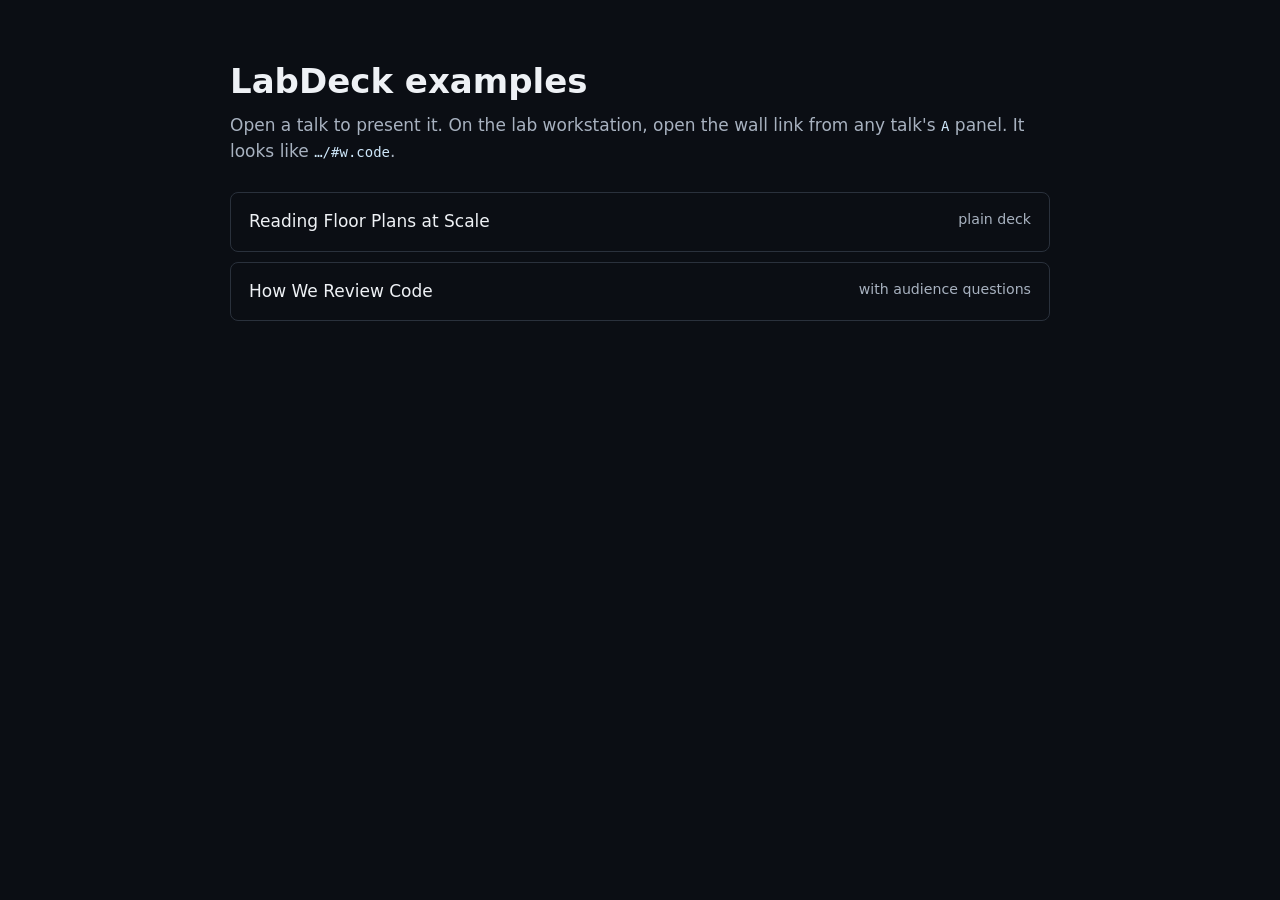
<file: examples/index.html>
<!doctype html>
<html lang="en">
<head>
<meta charset="utf-8">
<meta name="viewport" content="width=device-width,initial-scale=1">
<title>LabDeck examples</title>
<link rel="stylesheet" href="labdeck/labdeck.css">
<style>
body{margin:0;background:#0b0e14;color:#eef1f5;font:400 17px/1.5 system-ui,-apple-system,"Segoe UI",sans-serif}
.home{max-width:820px;margin:0 auto;padding:56px 24px 80px}
.home h1{font-size:34px;margin:0 0 6px}
.home p{color:#a8b2c0;margin:0 0 28px}
.home ul{list-style:none;margin:0;padding:0;display:flex;flex-direction:column;gap:10px}
.home a{display:flex;justify-content:space-between;gap:16px;padding:16px 18px;border:1px solid #2a313c;border-radius:8px;color:inherit;text-decoration:none}
.home a:hover{border-color:#7fc8f8}
.home small{color:#a8b2c0;white-space:nowrap}
.home code{font-family:ui-monospace,Menlo,monospace;font-size:14px;color:#cfe8fb}
</style>
</head>
<body>
<div class="home">
  <h1>LabDeck examples</h1>
  <p>Open a talk to present it. On the lab workstation, open the wall link from any talk's <code>A</code> panel. It looks like <code>…/#w.code</code>.</p>
  <ul>
<!-- talks:start -->
    <li><a href="plain/"><span>Reading Floor Plans at Scale</span><small>plain deck</small></a></li>
    <li><a href="interactive/"><span>How We Review Code</span><small>with audience questions</small></a></li>
<!-- talks:end -->
  </ul>
</div>
<script>window.LABDECK = { title: 'Talks' };</script>
<script src="labdeck/qrcode.js"></script>
<script src="labdeck/labdeck.js"></script>
</body>
</html>
</file>
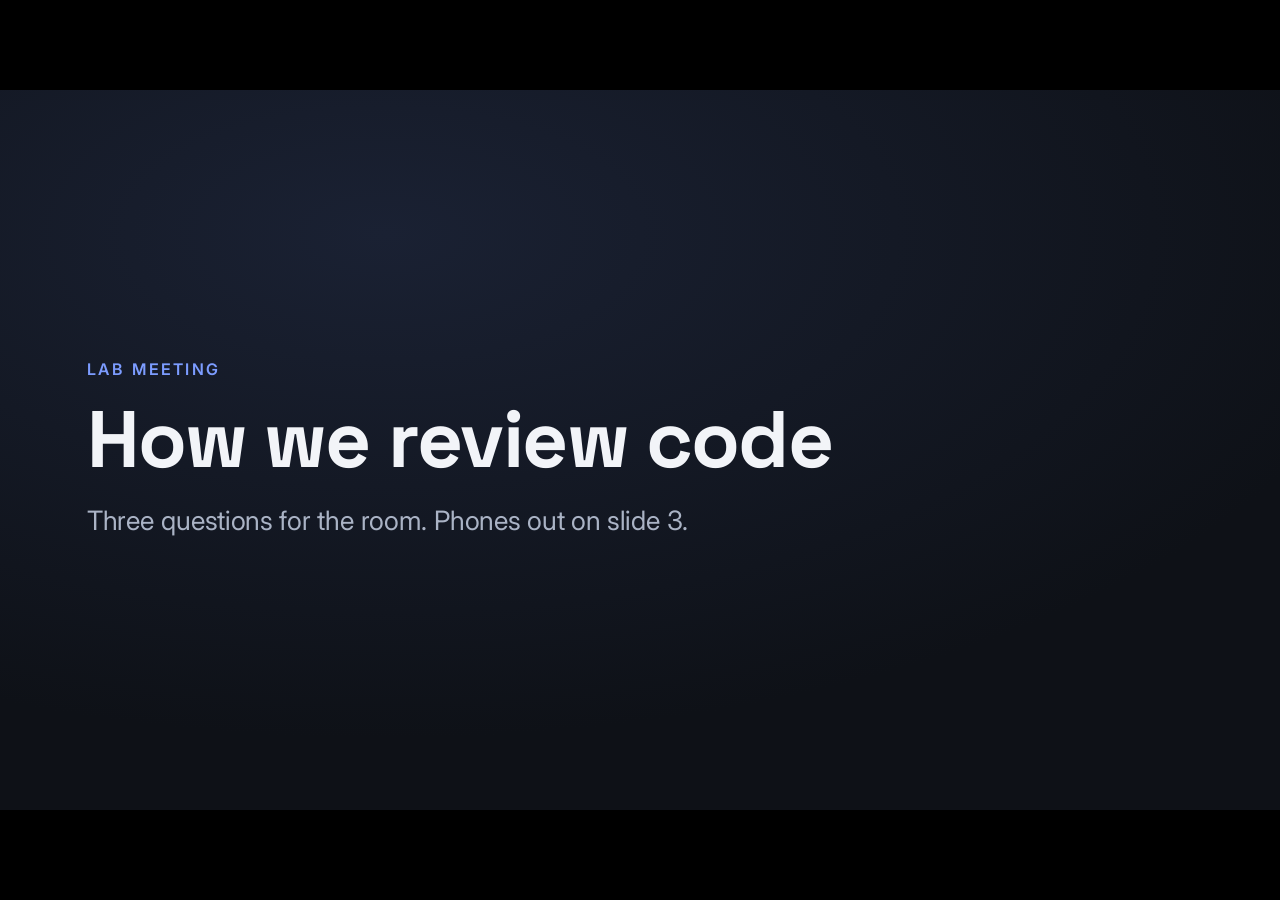
<file: examples/interactive/index.html>
<!doctype html>
<html lang="en">
<head>
<meta charset="utf-8">
<meta name="viewport" content="width=device-width,initial-scale=1,viewport-fit=cover">
<title>How We Review Code</title>
<link rel="stylesheet" href="../labdeck/labdeck.css">
<link rel="preconnect" href="https://fonts.googleapis.com"><link rel="preconnect" href="https://fonts.gstatic.com" crossorigin>
<link rel="stylesheet" href="https://fonts.googleapis.com/css2?family=Space+Grotesk:wght@500;700&family=Inter:wght@400;600&display=swap">
<!-- Example of a deck where only some slides are interactive: slides 3–6 ask the room
     (QR code, live count, live results); the others are ordinary slides with no QR code. -->
<style>
:root{
  --ld-bg:#0e1117; --ld-fg:#f2f4f8; --ld-acc:#7c9cff; --ld-hot:#ffb454;
  --ld-font:"Inter",system-ui,sans-serif; --ld-font-display:"Space Grotesk","Inter",sans-serif;
  --ld-letterbox:#000; --ld-wall-bg:#0e1117;
}
.slide{background:radial-gradient(ellipse 80% 70% at 30% 20%,#1a2133,var(--ld-bg));color:var(--ld-fg);font-family:var(--ld-font);padding:110px 130px;display:flex;flex-direction:column;gap:34px}
.slide .kick{font:600 24px/1 var(--ld-font);letter-spacing:.16em;text-transform:uppercase;color:var(--ld-acc)}
.slide h1{font:700 120px/1 var(--ld-font-display);margin:0;letter-spacing:-.02em}
.slide h2{font:700 76px/1.08 var(--ld-font-display);margin:0;letter-spacing:-.015em;max-width:1500px}
.slide p{font:400 40px/1.35 var(--ld-font);color:#aab3c5;margin:0;max-width:1400px}
.slide .center{justify-content:center}
.s-center{justify-content:center}
.slide .ld-poll{font-size:34px;max-width:1300px}
.slide .ld-poll .ld-q{font-size:76px}
.slide .ld-results{font-size:34px;flex:1;margin-right:260px}
.slide .ld-results .ld-bar{grid-template-columns:520px minmax(0,1fr) 120px 70px}

.w-kick{font:600 20px/1 var(--ld-font);letter-spacing:.16em;text-transform:uppercase;color:var(--ld-acc)}
.w-title{font:700 92px/1.04 var(--ld-font-display);max-height:200px;overflow:hidden}
.w-q{font:700 48px/1.12 var(--ld-font-display)}
.wall-live .ld-results{flex:1;font-size:24px}
.wall-live .ld-results .ld-bar{grid-template-columns:600px minmax(0,1fr) 100px 60px}
</style>
</head>
<body>
<main id="slides">

  <section class="slide s-center" data-section="Welcome">
    <div class="kick">Lab meeting</div>
    <h1>How we review code</h1>
    <p>Three questions for the room. Phones out on slide 3.</p>
  </section>

  <section class="slide s-center" data-section="Welcome" data-transition="push">
    <div class="kick">Context</div>
    <h2>Last month we merged 140 pull requests.</h2>
    <p data-step="1" data-build="rise">Most were reviewed within a day. Some waited two weeks.</p>
  </section>

  <section class="slide" data-section="Question 1">
    <div class="kick">On your phone</div>
    <div class="ld-poll" data-poll="when"></div>
  </section>

  <section class="slide" data-section="Question 1">
    <div class="kick">Results</div>
    <h2 style="font-size:54px">When do you review a pull request?</h2>
    <div class="ld-results" data-poll="when"></div>
    <template class="wall">
      <div data-screens="2-5" class="wall-live" style="justify-content:flex-start;padding-top:28px">
        <div class="w-kick">Results · When do you review a pull request?</div>
        <div class="ld-results" data-poll="when"></div>
      </div>
    </template>
  </section>

  <section class="slide" data-section="Question 2">
    <div class="kick">On your phone</div>
    <div class="ld-poll" data-poll="hard"></div>
  </section>

  <section class="slide" data-section="Question 2" data-qr="off">
    <div class="kick">Results</div>
    <h2 style="font-size:54px">One word: what makes a review hard?</h2>
    <div class="ld-results" data-poll="hard" style="margin-right:0"></div>
  </section>

  <section class="slide s-center" data-section="Wrap-up" data-transition="fade">
    <div class="kick">Proposal</div>
    <h2>Small pull requests. One reviewer. Answer within a day.</h2>
    <p data-step="1">We try it for a month and look at the numbers again.</p>
    <template class="wall">
      <div data-screens="2-5"><div class="w-kick">Proposal</div><div class="w-title" data-fit>Small pull requests. One reviewer. Within a day.</div></div>
    </template>
  </section>

  <section class="slide s-center" data-section="Wrap-up">
    <h1>Thank you</h1>
  </section>

</main>
<script>
window.LABDECK = {
  title: 'How We Review Code',
  author: 'Data Refinery Lab',
  width: 1920, height: 1080,
  transition: 'fade', duration: 600,
  home: '../',
  polls: {
    when: { type: 'single', q: 'When do you review a pull request?', opts: ['As soon as I see it', 'Same day', 'Within a few days', 'When someone reminds me'], demo: [5, 9, 6, 3] },
    hard: { type: 'cloud', q: 'One word: what makes a review hard?', hint: 'One or two words.', max: 24, demo: ['size', 'no tests', 'context', 'size', 'naming', 'size', 'no description', 'context', 'time', 'size', 'style fights', 'context'] },
  },
};
</script>
<script src="../labdeck/qrcode.js"></script>
<script src="../labdeck/labdeck.js"></script>
</body>
</html>
</file>
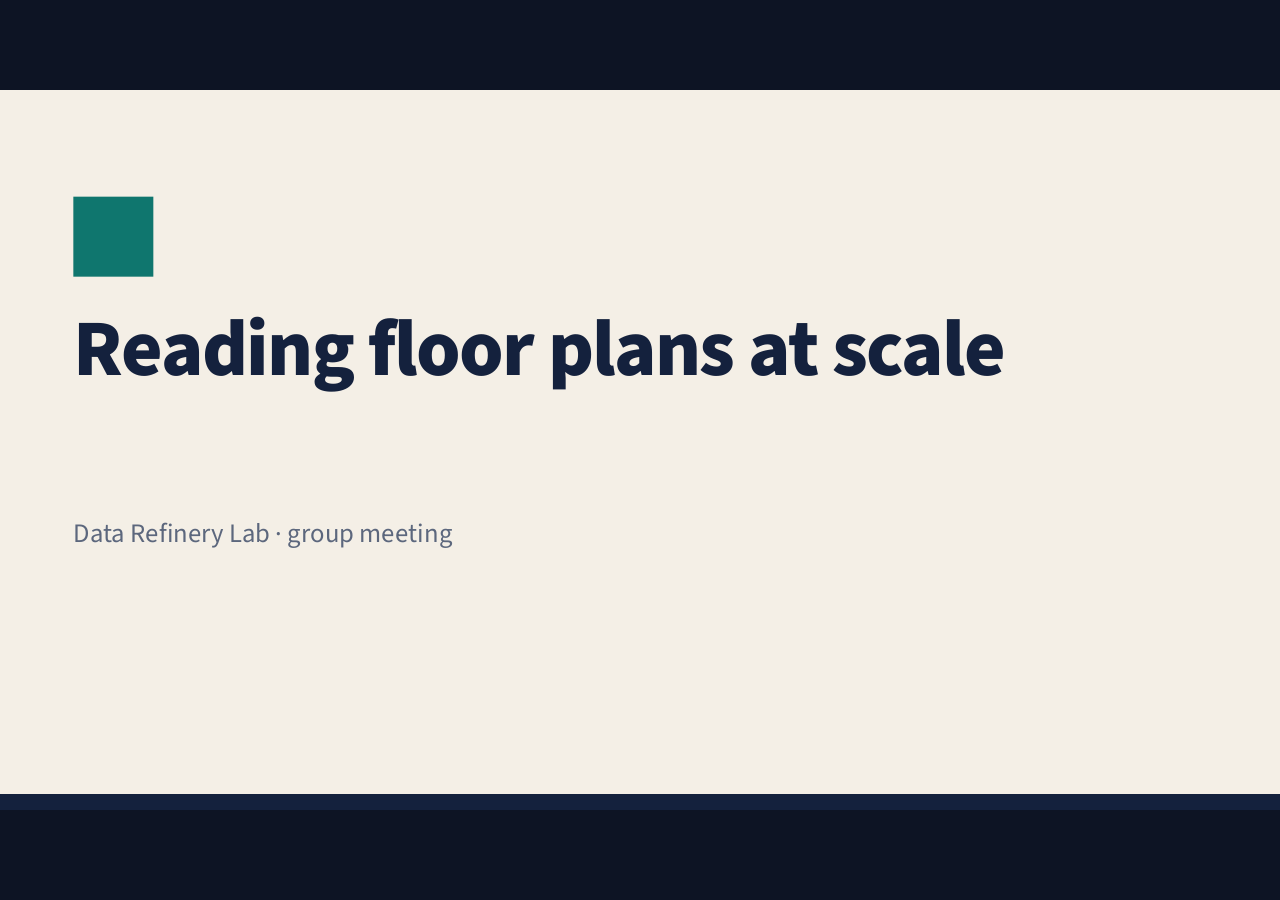
<file: examples/plain/index.html>
<!doctype html>
<html lang="en">
<head>
<meta charset="utf-8">
<meta name="viewport" content="width=device-width,initial-scale=1,viewport-fit=cover">
<title>Reading Floor Plans at Scale</title>
<link rel="stylesheet" href="../labdeck/labdeck.css">
<link rel="preconnect" href="https://fonts.googleapis.com"><link rel="preconnect" href="https://fonts.gstatic.com" crossorigin>
<link rel="stylesheet" href="https://fonts.googleapis.com/css2?family=Source+Sans+3:wght@400;600;700;800&display=swap">
<!-- Example of a plain deck (no audience questions), as the skill builds it from a white
     university-style PowerPoint: title bar, builds, push/morph/wipe transitions, a chart. -->
<style>
:root{
  --ld-bg:#ffffff; --ld-fg:#14213d; --ld-acc:#0f766e; --ld-hot:#e76f51;
  --ld-font:"Source Sans 3",Calibri,system-ui,sans-serif; --ld-font-display:var(--ld-font);
  --ld-letterbox:#0d1424; --ld-wall-bg:#ffffff;
  --navy:#14213d; --teal:#0f766e; --sand:#f4efe6; --grey:#5c677d;
}
.slide{background:var(--ld-bg);color:var(--ld-fg);font-family:var(--ld-font)}
.slide .bar{position:absolute;left:0;top:0;right:0;height:150px;background:var(--navy);color:#fff;display:flex;align-items:center;padding:0 110px;box-sizing:border-box}
.slide .bar h2{margin:0;font:700 58px/1 var(--ld-font)}
.slide .foot{position:absolute;left:110px;right:110px;bottom:46px;display:flex;justify-content:space-between;font:400 22px/1 var(--ld-font);color:var(--grey)}
.slide .body{position:absolute;left:110px;right:110px;top:220px;bottom:130px}
.slide ul.pts{margin:0;padding:0;list-style:none;display:flex;flex-direction:column;gap:34px}
.slide ul.pts li{font:400 44px/1.25 var(--ld-font);padding-left:56px;position:relative}
.slide ul.pts li::before{content:"";position:absolute;left:0;top:.42em;width:22px;height:22px;background:var(--teal)}
.slide ul.pts li b{color:var(--teal)}
/* title */
.s-title{background:var(--sand)}
.s-title .mark{position:absolute;left:110px;top:160px;width:120px;height:120px;background:var(--teal)}
.s-title h1{position:absolute;left:110px;top:330px;width:1500px;margin:0;font:800 120px/1.02 var(--ld-font);letter-spacing:-.02em}
.s-title .who{position:absolute;left:110px;top:640px;font:400 40px/1.3 var(--ld-font);color:var(--grey)}
.s-title .stripe{position:absolute;left:0;right:0;bottom:0;height:24px;background:var(--navy)}
/* two columns with a picture */
.cols{display:grid;grid-template-columns:1fr 760px;gap:80px;height:100%;align-items:center}
.plan{width:760px;height:560px;background:#fff;border:3px solid var(--navy)}
/* chart */
.chart{display:flex;align-items:flex-end;gap:70px;height:520px;padding:0 40px;border-bottom:3px solid var(--navy)}
.chart div{flex:1;background:var(--teal);position:relative}
.chart div span{position:absolute;left:0;right:0;top:-58px;text-align:center;font:700 40px/1 var(--ld-font);color:var(--navy)}
.chart div em{position:absolute;left:0;right:0;bottom:-58px;text-align:center;font:400 30px/1 var(--ld-font);font-style:normal;color:var(--grey)}
.chart div.hi{background:var(--ld-hot)}
/* quote */
.s-quote{background:var(--navy);color:#fff}
.s-quote blockquote{position:absolute;left:220px;right:220px;top:300px;margin:0;font:600 76px/1.15 var(--ld-font)}
.s-quote cite{position:absolute;left:220px;top:700px;font:400 36px/1 var(--ld-font);color:#9fb3c8;font-style:normal}
/* end */
.s-end{background:var(--sand)}
.s-end .mark{position:absolute;left:900px;top:300px;width:120px;height:120px;background:var(--teal)}
.s-end h1{position:absolute;left:0;right:0;top:470px;margin:0;text-align:center;font:800 110px/1 var(--ld-font)}
.s-end p{position:absolute;left:0;right:0;top:620px;text-align:center;font:400 38px/1 var(--ld-font);color:var(--grey)}

/* lab wall */
.w-kick{font:700 22px/1 var(--ld-font);letter-spacing:.14em;text-transform:uppercase;color:var(--teal)}
.w-title{font:800 88px/1.04 var(--ld-font);color:var(--navy);max-height:190px;overflow:hidden}
.w-sub{font:400 32px/1.3 var(--ld-font);color:var(--grey)}
.w-pts{display:flex;flex-direction:row;gap:0;align-items:center;padding:0}
.w-pts div{flex:1;margin:0 40px;border-left:8px solid var(--teal);padding-left:26px;font:600 38px/1.2 var(--ld-font);color:var(--navy)}
.w-bars{display:flex;align-items:flex-end;gap:40px;height:250px;border-bottom:3px solid var(--navy)}
.w-bars div{flex:1;background:var(--teal);position:relative}
.w-bars div.hi{background:var(--ld-hot)}
.w-bars div span{position:absolute;left:0;right:0;top:-40px;text-align:center;font:700 28px/1 var(--ld-font);color:var(--navy)}
.w-navy{background:var(--navy);color:#fff}
</style>
</head>
<body>
<main id="slides">

  <section class="slide s-title" data-section="Introduction">
    <div class="mark" data-morph="mark"></div>
    <h1 data-morph="title">Reading floor plans at scale</h1>
    <div class="who">Data Refinery Lab · group meeting</div>
    <div class="stripe"></div>
    <template class="wall">
      <div data-screens="2-5"><div class="w-kick">Group meeting</div><div class="w-title" data-fit>Reading floor plans at scale</div></div>
    </template>
    <aside class="notes">Welcome. Ten minutes, one result.</aside>
  </section>

  <section class="slide" data-section="Introduction" data-transition="push">
    <div class="bar"><h2>Why this is hard</h2></div>
    <div class="body">
      <ul class="pts">
        <li data-step="1" data-build="rise">Plans are <b>drawings</b>, not data</li>
        <li data-step="2" data-build="rise">Every office draws walls <b>its own way</b></li>
        <li data-step="3" data-build="rise">Scanned archives are <b>noisy</b> and rotated</li>
      </ul>
    </div>
    <div class="foot"><span>Reading floor plans at scale</span><span>2</span></div>
    <template class="wall">
      <div data-screens="2"><div class="w-kick">Introduction</div><div class="w-title" data-fit style="font-size:60px">Why this is hard</div></div>
      <div data-screens="3-5" class="w-pts">
        <div data-step="1">Plans are drawings, not data</div>
        <div data-step="2">Every office draws its own way</div>
        <div data-step="3">Scans are noisy and rotated</div>
      </div>
    </template>
  </section>

  <section class="slide" data-section="Method" data-transition="wipe">
    <div class="bar"><h2>From pixels to rooms</h2></div>
    <div class="body">
      <div class="cols">
        <ul class="pts">
          <li>Detect walls and openings</li>
          <li>Close them into <b>room polygons</b></li>
          <li>Label rooms from their contents</li>
        </ul>
        <svg class="plan" viewBox="0 0 760 560" data-wall aria-label="A simple floor plan">
          <rect x="30" y="30" width="700" height="500" fill="none" stroke="#14213d" stroke-width="10"/>
          <path d="M330 30v300M330 400v130M30 300h200M290 300h40M330 260h250M640 260h90" stroke="#14213d" stroke-width="8" fill="none"/>
          <rect x="40" y="40" width="280" height="250" fill="#0f766e" opacity=".18"/><rect x="340" y="40" width="380" height="210" fill="#e76f51" opacity=".18"/>
          <text x="110" y="180" font-size="34" fill="#14213d" font-family="sans-serif">Office</text><text x="470" y="160" font-size="34" fill="#14213d" font-family="sans-serif">Lab</text>
        </svg>
      </div>
    </div>
    <div class="foot"><span>Reading floor plans at scale</span><span>3</span></div>
  </section>

  <section class="slide" data-section="Results" data-transition="push">
    <div class="bar"><h2>Rooms found correctly</h2></div>
    <div class="body" style="top:300px">
      <div class="chart">
        <div style="height:46%"><span>46%</span><em>2022</em></div>
        <div style="height:61%"><span>61%</span><em>2023</em></div>
        <div style="height:74%"><span>74%</span><em>2024</em></div>
        <div class="hi" style="height:91%" data-step="1" data-build="zoom"><span>91%</span><em>this work</em></div>
      </div>
    </div>
    <div class="foot"><span>Reading floor plans at scale</span><span>4</span></div>
    <template class="wall">
      <div data-screens="2-3"><div class="w-kick">Results</div><div class="w-title" data-fit>Rooms found correctly</div></div>
      <div data-screens="4-5" style="justify-content:flex-end;padding-bottom:50px">
        <div class="w-bars"><div style="height:46%"><span>46%</span></div><div style="height:61%"><span>61%</span></div><div style="height:74%"><span>74%</span></div><div class="hi" style="height:91%" data-step="1"><span>91%</span></div></div>
      </div>
    </template>
  </section>

  <section class="slide s-quote" data-section="Results" data-transition="zoom">
    <blockquote>“The plan was always there. We just learned to read it.”</blockquote>
    <cite>A reviewer, probably</cite>
    <template class="wall">
      <div data-screens="1-6" class="w-navy" style="align-items:center;text-align:center">
        <div class="w-title" style="color:#fff;font-size:72px">“The plan was always there. We just learned to read it.”</div>
      </div>
    </template>
  </section>

  <section class="slide s-end" data-transition="morph">
    <div class="mark" data-morph="mark"></div>
    <h1 data-morph="title">Thank you</h1>
    <p>Questions welcome</p>
  </section>

</main>
<script>
window.LABDECK = {
  title: 'Reading Floor Plans at Scale',
  author: 'Data Refinery Lab',
  date: 'Group meeting',
  width: 1920, height: 1080,
  transition: 'fade', duration: 700,
  home: '../',
  polls: {},
};
</script>
<script src="../labdeck/qrcode.js"></script>
<script src="../labdeck/labdeck.js"></script>
</body>
</html>
</file>
<file: examples/labdeck/labdeck.css>
/*! LabDeck v1 · https://github.com/datarefinerylab/slides-to-lab-wall · MIT licence
    Engine styles. A deck themes everything through the --ld-* variables in its own <style>;
    you never need to edit this file. */
:root{
  --ld-bg:#0b0e14; --ld-fg:#f3f5f8; --ld-acc:#3fa9f5; --ld-hot:#ff7a59;
  --ld-mute:color-mix(in srgb,var(--ld-fg) 62%,var(--ld-bg));
  --ld-line:color-mix(in srgb,var(--ld-fg) 18%,var(--ld-bg));
  --ld-panel:color-mix(in srgb,var(--ld-fg) 6%,var(--ld-bg));
  --ld-font:system-ui,-apple-system,"Segoe UI",Roboto,sans-serif;
  --ld-font-display:var(--ld-font);
  --ld-mono:ui-monospace,Menlo,Consolas,monospace;
  --ld-letterbox:#000;
  --ld-wall-bg:var(--ld-bg);
}
[hidden]{display:none!important}
template,.slide aside.notes{display:none!important}

/* ---------- deck: one fixed-size stage scaled to the window ---------- */
html.ld-deck,html.ld-deck body{height:100%;margin:0;overflow:hidden;background:var(--ld-letterbox)}
.ld-stage{position:fixed;left:50%;top:50%;transform:translate(-50%,-50%) scale(var(--ld-s,1));overflow:hidden;user-select:none;-webkit-user-select:none}
.ld-deck .slide{position:absolute;inset:0;overflow:hidden;visibility:hidden;box-sizing:border-box}
.ld-deck .slide.on{visibility:visible}

/* builds: data-step="1", data-build="fade|rise|zoom|wipe|appear" */
.slide [data-step],.ld-wl [data-step]{transition:opacity .5s ease,translate .7s cubic-bezier(.2,.7,.2,1),scale .6s cubic-bezier(.2,.7,.2,1),clip-path .7s ease}
.slide [data-step]:not(.ld-in),.ld-wl [data-step]:not(.ld-in){opacity:0}
[data-step][data-build="rise"]:not(.ld-in){translate:0 40px}
[data-step][data-build="zoom"]:not(.ld-in){scale:.85}
[data-step][data-build="wipe"]{clip-path:inset(0 0 0 0)}
[data-step][data-build="wipe"]:not(.ld-in){opacity:1;clip-path:inset(0 100% 0 0)}
[data-step][data-build="appear"]{transition:none}
.ld-instant [data-step],.ld-static [data-step],.ld-calm [data-step]{transition:none!important}
.ld-static [data-step]{opacity:1!important;translate:none!important;scale:none!important;clip-path:none!important}

/* status chip (H), toast, black screen (B) */
.ld-chip{position:fixed;left:14px;bottom:12px;z-index:30;display:flex;gap:14px;align-items:center;padding:7px 12px;border-radius:6px;background:rgba(0,0,0,.72);color:#e8ecf2;font:500 13px/1.2 system-ui,sans-serif;font-variant-numeric:tabular-nums;pointer-events:none}
.ld-chip .ld-ok{color:#7fd6ff}.ld-chip .ld-bad{color:#ff9d80}
.ld-dot{display:inline-block;width:8px;height:8px;border-radius:50%;background:#667;margin-right:7px;vertical-align:1px}
.ld-dot.ok{background:#5fd38d}
.ld-toast{position:fixed;left:50%;top:22px;z-index:40;transform:translate(-50%,-12px);opacity:0;transition:opacity .25s,transform .25s;padding:9px 16px;border-radius:6px;background:rgba(0,0,0,.8);color:#fff;font:500 15px/1.2 system-ui,sans-serif;pointer-events:none}
.ld-toast.on{opacity:1;transform:translate(-50%,0)}
.ld-black{position:fixed;inset:0;z-index:35;background:#000}

/* the QR code that appears on interactive slides */
.ld-float{position:absolute;right:2.6%;bottom:4%;width:11%;z-index:20;padding:.6%;background:#fff;border-radius:4px;cursor:pointer;box-shadow:0 10px 40px rgba(0,0,0,.35);transition:opacity .4s}
.ld-float[data-side="left"]{right:auto;left:2.6%}
.ld-float[data-side="top"]{bottom:auto;top:4%}
.ld-float .ld-qr-cap{position:absolute;left:0;right:0;top:100%;margin-top:8px;text-align:center;font:600 18px/1.2 var(--ld-font);color:var(--ld-fg);text-shadow:0 1px 8px var(--ld-bg)}
.ld-bigqr{position:absolute;inset:0;z-index:25;background:color-mix(in srgb,var(--ld-bg) 94%,transparent);display:flex;flex-direction:column;align-items:center;justify-content:center;gap:24px}
.ld-bigqr .ld-qr-code{width:52%;max-width:calc(100% - 300px);aspect-ratio:1;max-height:70%;background:#fff;padding:20px;border-radius:6px}
.ld-bigqr .ld-qr-code svg{width:100%;height:100%}
.ld-bigqr .ld-qr-cap{font:700 44px/1 var(--ld-font-display);color:var(--ld-fg)}
.ld-bigqr .ld-qr-sub{font:400 22px/1.3 var(--ld-mono);color:var(--ld-mute)}

/* ---------- widgets: ld-poll, ld-results, ld-count, ld-phones, ld-qr ---------- */
.ld-qr-code svg{display:block;width:100%;height:auto}
.ld-qr{display:flex;flex-direction:column;align-items:center;gap:10px}
.ld-qr .ld-qr-code{width:100%;background:#fff;padding:6%;box-sizing:border-box;border-radius:4px}
.ld-qr .ld-qr-cap{font:600 .9em/1.2 var(--ld-font);color:var(--ld-fg)}
.ld-poll{display:flex;flex-direction:column;gap:.7em;font-family:var(--ld-font);color:var(--ld-fg)}
.ld-poll .ld-q{font:700 1.8em/1.15 var(--ld-font-display)}
.ld-poll .ld-hint{color:var(--ld-mute)}
.ld-poll .ld-opts{margin:0;padding:0 0 0 1.3em;display:flex;flex-direction:column;gap:.35em;color:var(--ld-mute)}
.ld-poll .ld-num{display:flex;align-items:baseline;gap:.4em;margin-top:.4em}
.ld-poll .ld-num b{font:800 3.2em/1 var(--ld-font-display);color:var(--ld-acc);font-variant-numeric:tabular-nums;display:inline-block}
.ld-poll .ld-num span{color:var(--ld-mute);text-transform:uppercase;letter-spacing:.08em;font-size:.8em}
.ld-bump{animation:ld-bump .5s cubic-bezier(.2,.7,.2,1)}
@keyframes ld-bump{0%{transform:scale(1.25);color:var(--ld-hot)}100%{transform:none}}
.ld-results{display:flex;flex-direction:column;gap:.6em;min-height:0;font-family:var(--ld-font);color:var(--ld-fg)}
.ld-results .ld-n{display:flex;align-items:baseline;gap:.4em;color:var(--ld-mute);text-transform:uppercase;letter-spacing:.08em;font-size:.75em}
.ld-results .ld-n b{font-size:1.5em;color:var(--ld-fg);font-variant-numeric:tabular-nums;letter-spacing:0}
.ld-empty{color:var(--ld-mute);font-family:var(--ld-mono);font-size:.8em;padding:1em 0}
.ld-bars{display:flex;flex-direction:column;gap:.45em;flex:1;justify-content:center;min-height:0}
.ld-bar{display:grid;grid-template-columns:minmax(0,34%) minmax(0,1fr) 3.6em 2.4em;align-items:center;gap:.7em}
.ld-bar .ld-l{text-align:right;overflow:hidden;text-overflow:ellipsis;white-space:nowrap}
.ld-bar .ld-t{height:1.15em;background:var(--ld-line);position:relative;overflow:hidden;border-radius:2px}
.ld-bar .ld-t i{position:absolute;inset:0;background:var(--ld-acc);opacity:.55;transform-origin:left;transform:scaleX(var(--v,0));transition:transform 1s cubic-bezier(.2,.7,.2,1)}
.ld-bar .ld-p{font:800 1.2em/1 var(--ld-font-display);font-variant-numeric:tabular-nums}
.ld-bar .ld-c{color:var(--ld-mute);font-size:.75em;font-variant-numeric:tabular-nums}
.ld-bar.ld-lead .ld-t i{opacity:1}
.ld-bar.ld-lead .ld-p{color:var(--ld-acc)}
.ld-cloud{flex:1;min-height:0;display:flex;flex-wrap:wrap;align-content:center;justify-content:center;align-items:baseline;gap:.05em .8em;overflow:hidden}
.ld-cloud span{font-weight:700;line-height:1.15;white-space:nowrap;color:var(--ld-fg);cursor:default}
.ld-cloud span.ld-top{color:var(--ld-acc)}
.ld-cloud span.ld-one{color:var(--ld-mute)}
.ld-cloud span.ld-new{animation:ld-new 2.6s ease}
@keyframes ld-new{0%,40%{color:var(--ld-hot)}}

/* ---------- panel (A) ---------- */
.ld-panel{position:fixed;inset:0;z-index:50;overflow:auto;background:rgba(10,12,16,.97);color:#e9edf3;padding:28px clamp(16px,4vw,56px) 60px;font:400 15px/1.45 system-ui,-apple-system,"Segoe UI",sans-serif;user-select:text}
.ld-pn{max-width:1100px;margin:0 auto;display:flex;flex-direction:column;gap:22px}
.ld-pn header{display:flex;justify-content:space-between;align-items:center;gap:16px;flex-wrap:wrap}
.ld-pn h1{font-size:24px;margin:0}
.ld-card{border:1px solid #2a313c;background:#12161d;border-radius:8px;padding:18px 20px;display:flex;flex-direction:column;gap:12px}
.ld-card h2{margin:0;font-size:13px;letter-spacing:.12em;text-transform:uppercase;color:#7fc8f8}
.ld-help{margin:0;color:#a8b2c0;max-width:80ch}
.ld-warn{color:#ffab91}
.ld-link{font:400 14px/1.4 ui-monospace,Menlo,monospace;word-break:break-all;background:#0a0d12;border:1px solid #2a313c;border-radius:6px;padding:9px 12px;user-select:all}
.ld-row{display:flex;gap:10px;flex-wrap:wrap;align-items:center}
.ld-btn{font:inherit;color:inherit;cursor:pointer;border:1px solid #39424f;background:#1a2029;border-radius:6px;padding:8px 14px}
.ld-btn:hover{border-color:#7fc8f8}
.ld-btn.pri{background:#2f8fd8;border-color:#2f8fd8;color:#fff;font-weight:600}
.ld-btn.warn{border-color:#c86a4e;color:#ffab91}
.ld-tiles{display:grid;grid-template-columns:repeat(auto-fit,minmax(150px,1fr));gap:10px}
.ld-tiles div{border:1px solid #2a313c;border-radius:6px;padding:12px 14px}
.ld-tiles b{display:block;font-size:28px;font-variant-numeric:tabular-nums}
.ld-tiles span{display:block;font-size:12px;color:#a8b2c0;text-transform:uppercase;letter-spacing:.08em;margin-top:4px}
.ld-grid{display:grid;grid-template-columns:repeat(auto-fit,minmax(min(100%,400px),1fr));gap:12px}
.ld-poll-card{border:1px solid #2a313c;border-radius:6px;padding:14px 16px;min-width:0}
.ld-poll-card h3{margin:0 0 2px;font-size:16px}
.ld-meta{font-size:12px;color:#a8b2c0;text-transform:uppercase;letter-spacing:.06em;margin-bottom:10px}
.ld-mb{display:grid;grid-template-columns:minmax(0,1fr) 60px 44px;gap:8px;align-items:center;font-size:14px;padding:3px 0}
.ld-mb .t{grid-column:1/-1;height:5px;background:#2a313c;position:relative}
.ld-mb .t i{position:absolute;inset:0;background:#2f8fd8;transform-origin:left;transform:scaleX(var(--v,0))}
.ld-mb .p,.ld-mb .c{text-align:right;font-variant-numeric:tabular-nums}.ld-mb .c{color:#a8b2c0}
.ld-words{display:flex;flex-wrap:wrap;gap:6px}
.ld-words button{font:inherit;font-size:14px;color:inherit;cursor:pointer;border:1px solid #39424f;background:transparent;border-radius:4px;padding:3px 8px}
.ld-words button.off{text-decoration:line-through;color:#6b7482}
.ld-words button b{color:#7fc8f8;margin-left:6px;font-size:12px}
.ld-field{display:flex;flex-direction:column;gap:6px;flex:1;min-width:min(100%,300px);font-size:13px;color:#a8b2c0}
.ld-field input{font:inherit;color:#e9edf3;background:#0a0d12;border:1px solid #39424f;border-radius:6px;padding:8px 10px}
.ld-keys{display:grid;grid-template-columns:repeat(auto-fit,minmax(220px,1fr));gap:6px 18px;color:#a8b2c0}
.ld-keys kbd{font:600 12px/1 ui-monospace,Menlo,monospace;border:1px solid #39424f;border-radius:4px;padding:3px 7px;color:#e9edf3;margin-right:8px}

/* ---------- print (?print) ---------- */
html.ld-print,html.ld-print body{margin:0;background:#fff}
.ld-print #slides{position:static}
.ld-print .slide{position:relative!important;display:block;visibility:visible!important;overflow:hidden;break-after:page;page-break-after:always;box-sizing:border-box}
.ld-print [data-step]{opacity:1!important;translate:none!important;scale:none!important;clip-path:none!important;transition:none!important}

/* ---------- phone (#j.<session>) ---------- */
html.ld-phone-mode,html.ld-phone-mode body{margin:0;min-height:100%;background:var(--ld-bg);color:var(--ld-fg);font-family:var(--ld-font)}
.ld-phone{max-width:560px;margin:0 auto;min-height:100vh;box-sizing:border-box;padding:calc(18px + env(safe-area-inset-top,0px)) 18px calc(24px + env(safe-area-inset-bottom,0px));display:flex;flex-direction:column;gap:16px}
.ld-phone header{display:flex;justify-content:space-between;align-items:center;gap:12px}
.ld-ph-brand{font:700 13px/1.3 var(--ld-font-display);min-width:0}
.ld-ph-live{font:600 11px/1 var(--ld-mono);letter-spacing:.12em;text-transform:uppercase;color:var(--ld-acc);white-space:nowrap}
.ld-ph-live::before{content:"";display:inline-block;width:7px;height:7px;border-radius:50%;background:var(--ld-acc);margin-right:7px;animation:ld-blink 1.4s steps(2) infinite}
@keyframes ld-blink{50%{opacity:0}}
.ld-ph-steps{display:flex;flex-wrap:wrap;gap:6px}
.ld-ph-steps button{flex:1 0 40px;max-width:64px;height:40px;border:1.5px solid var(--ld-line);background:var(--ld-panel);color:var(--ld-mute);font:600 14px/1 var(--ld-mono);border-radius:6px;padding:0}
.ld-ph-steps button.done{background:var(--ld-acc);border-color:var(--ld-acc);color:var(--ld-bg)}
.ld-ph-steps button.cur{border-color:var(--ld-fg);color:var(--ld-fg)}
.ld-ph-card{background:var(--ld-panel);border:1.5px solid var(--ld-line);border-radius:10px;padding:22px 18px 20px;display:flex;flex-direction:column;gap:14px;animation:ld-in .45s ease}
@keyframes ld-in{from{opacity:0;transform:translateY(14px)}}
.ld-ph-lab{font:600 12px/1 var(--ld-mono);letter-spacing:.12em;text-transform:uppercase;color:var(--ld-acc)}
.ld-ph-card h1{font:700 23px/1.2 var(--ld-font-display);margin:0}
.ld-ph-hint{font-size:15px;color:var(--ld-mute);margin:-4px 0 0}
.ld-ph-opts{display:flex;flex-direction:column;gap:9px}
.ld-ph-opts button{min-height:54px;text-align:left;padding:12px 16px;border:1.5px solid var(--ld-line);background:var(--ld-bg);color:var(--ld-fg);font:500 17px/1.25 var(--ld-font);border-radius:8px;display:flex;gap:12px;align-items:center}
.ld-ph-opts button::before{content:"";width:18px;height:18px;border:2px solid var(--ld-mute);flex:none;border-radius:50%}
.ld-ph-opts.multi button::before{border-radius:4px}
.ld-ph-opts button.sel{border-color:var(--ld-acc);background:color-mix(in srgb,var(--ld-acc) 14%,var(--ld-bg))}
.ld-ph-opts button.sel::before{background:var(--ld-acc);border-color:var(--ld-acc);box-shadow:inset 0 0 0 3px var(--ld-bg)}
.ld-ph-text{min-height:54px;width:100%;box-sizing:border-box;padding:12px 16px;border:1.5px solid var(--ld-line);background:var(--ld-bg);color:var(--ld-fg);font:500 19px/1.2 var(--ld-font);border-radius:8px}
.ld-ph-text:focus{border-color:var(--ld-acc);outline:none}
.ld-ph-send{min-height:56px;border:0;background:var(--ld-acc);color:var(--ld-bg);font:700 17px/1 var(--ld-font-display);border-radius:8px}
.ld-ph-send:disabled{background:var(--ld-line);color:var(--ld-mute)}
.ld-ph-next{min-height:50px;border:1.5px solid var(--ld-line);background:transparent;color:var(--ld-fg);font:500 16px/1 var(--ld-font);border-radius:8px}
.ld-ph-ok{display:flex;gap:14px;align-items:center;font:600 20px/1.2 var(--ld-font-display)}
.ld-ph-ok i{width:36px;height:36px;border-radius:50%;background:var(--ld-acc);flex:none;position:relative}
.ld-ph-ok i::after{content:"";position:absolute;left:12px;top:7px;width:9px;height:16px;border:solid var(--ld-bg);border-width:0 3.5px 3.5px 0;transform:rotate(42deg)}
.ld-ph-ok.wait i{background:var(--ld-mute);animation:ld-blink 1s steps(2) infinite}.ld-ph-ok.wait i::after{display:none}
.ld-ph-said{font-size:16px;color:var(--ld-mute);margin:0;overflow-wrap:anywhere}.ld-ph-said b{color:var(--ld-fg);font-weight:500}
.ld-ph-err{color:var(--ld-hot);font-size:15px;margin:0}
.ld-ph-pill{position:sticky;bottom:14px;align-self:center;border:0;background:var(--ld-hot);color:#1b0a03;font:700 15px/1 var(--ld-font);padding:13px 20px;border-radius:40px}
.ld-phone footer{margin-top:auto;font:400 12px/1.4 var(--ld-mono);color:var(--ld-mute);text-align:center}

/* ---------- lab wall (#w.<code>) ---------- */
html.ld-wall-mode,html.ld-wall-mode body{margin:0;height:100%;overflow:hidden;background:#000;cursor:none}
.ld-wall{position:fixed;inset:0;overflow:hidden;background:#000}
.ld-wst{position:absolute;left:0;top:0;transform-origin:0 0;background:#000;overflow:hidden}
.ld-band{position:absolute;left:0;overflow:hidden;background:var(--ld-wall-bg);color:var(--ld-fg);font-family:var(--ld-font)}
.ld-wl{position:absolute;inset:0;opacity:0;transition:opacity .7s ease}
.ld-wl.on{opacity:1}
.ld-ws{position:absolute;top:0;height:100%;box-sizing:border-box;overflow:hidden;display:flex;flex-direction:column;justify-content:center;gap:12px;padding:30px 48px}
.ld-auto-kick,.ld-c-kick{font:600 18px/1.2 var(--ld-mono);letter-spacing:.14em;text-transform:uppercase;color:var(--ld-acc);white-space:nowrap;overflow:hidden;text-overflow:ellipsis}
.ld-auto{padding-top:24px;padding-bottom:24px;gap:10px}
.ld-auto>*{flex-shrink:0}
.ld-auto-title{font:800 96px/1.04 var(--ld-font-display);letter-spacing:-.02em;max-height:200px;overflow:hidden;text-wrap:balance}
.ld-auto-sub{font:400 30px/1.3 var(--ld-font);color:var(--ld-mute);max-height:78px;overflow:hidden}
.ld-auto-live>.ld-results,.ld-auto-live>.ld-poll{flex-shrink:1;min-height:0}
.ld-auto-q{font:600 30px/1.2 var(--ld-font-display);max-height:40px;white-space:nowrap;overflow:hidden;text-overflow:ellipsis}
.ld-auto-live{justify-content:flex-start;padding-top:26px;padding-bottom:22px;gap:8px}
.ld-auto-live .ld-results{flex:1;font-size:22px}
.ld-auto-live .ld-poll{font-size:24px}
.ld-auto-live .ld-poll .ld-q{font-size:56px}
.ld-auto-live .ld-poll .ld-opts{flex-direction:row;flex-wrap:wrap;gap:8px 30px;padding:0;list-style:none}
.ld-auto-live .ld-poll .ld-opts li{border:2px solid var(--ld-line);padding:6px 14px;border-radius:4px}
.ld-auto-img{padding:20px}
.ld-auto-img>img,.ld-auto-img>svg{width:100%;height:100%;object-fit:contain}
.ld-chrome{background:color-mix(in srgb,var(--ld-fg) 5%,var(--ld-wall-bg))}
.ld-chrome-progress{gap:14px;padding:34px 44px}
.ld-c-big{font:800 120px/1 var(--ld-font-display);font-variant-numeric:tabular-nums;letter-spacing:-.03em}
.ld-c-big span{font-size:.36em;color:var(--ld-mute);letter-spacing:0}
.ld-c-bar{height:6px;background:var(--ld-line);border-radius:3px;overflow:hidden}
.ld-c-bar i{display:block;height:100%;background:var(--ld-acc);transition:width 1s cubic-bezier(.2,.7,.2,1)}
.ld-chrome-join{flex-direction:row;align-items:center;gap:26px;padding:0 34px}
.ld-chrome-join .ld-qr{width:250px;flex:none}
.ld-chrome-join .ld-qr .ld-qr-code{padding:12px}
.ld-c-txt{display:flex;flex-direction:column;gap:10px;min-width:0}
.ld-c-ph b{display:block;font:800 72px/1 var(--ld-font-display);font-variant-numeric:tabular-nums}
.ld-c-ph span{font:400 17px/1.4 var(--ld-mono);color:var(--ld-mute);letter-spacing:.08em;text-transform:uppercase}
.ld-chrome-brand{align-items:flex-start}
.ld-c-logo{max-width:100%;max-height:120px;object-fit:contain;margin-bottom:8px}
.ld-c-title{font:700 40px/1.12 var(--ld-font-display);max-height:180px;overflow:hidden}
.ld-c-sub{font:400 20px/1.3 var(--ld-font);color:var(--ld-mute)}
.ld-wmsg{position:absolute;z-index:5;text-align:center;font:400 18px/1.3 var(--ld-mono);color:var(--ld-mute);letter-spacing:.05em}
.ld-wmsg.bad{color:var(--ld-hot)}
.ld-cal{position:absolute;inset:0;z-index:50;pointer-events:none}
.ld-cal .s{position:absolute;box-sizing:border-box;border:4px solid #f0c040;display:flex;align-items:center;justify-content:center;flex-direction:column;color:#f0c040;font:600 120px ui-monospace,Menlo,monospace}
.ld-cal .s small{font:400 20px ui-monospace,Menlo,monospace;margin-top:6px}
.ld-cal .off{position:absolute;left:0;right:0;background:repeating-linear-gradient(45deg,#222 0 20px,#111 20px 40px);color:#777;font:400 30px ui-monospace,Menlo,monospace;display:flex;align-items:center;justify-content:center}

@media (prefers-reduced-motion:reduce){.ld-wl,.ld-bar .ld-t i{transition:none}}
</file>
